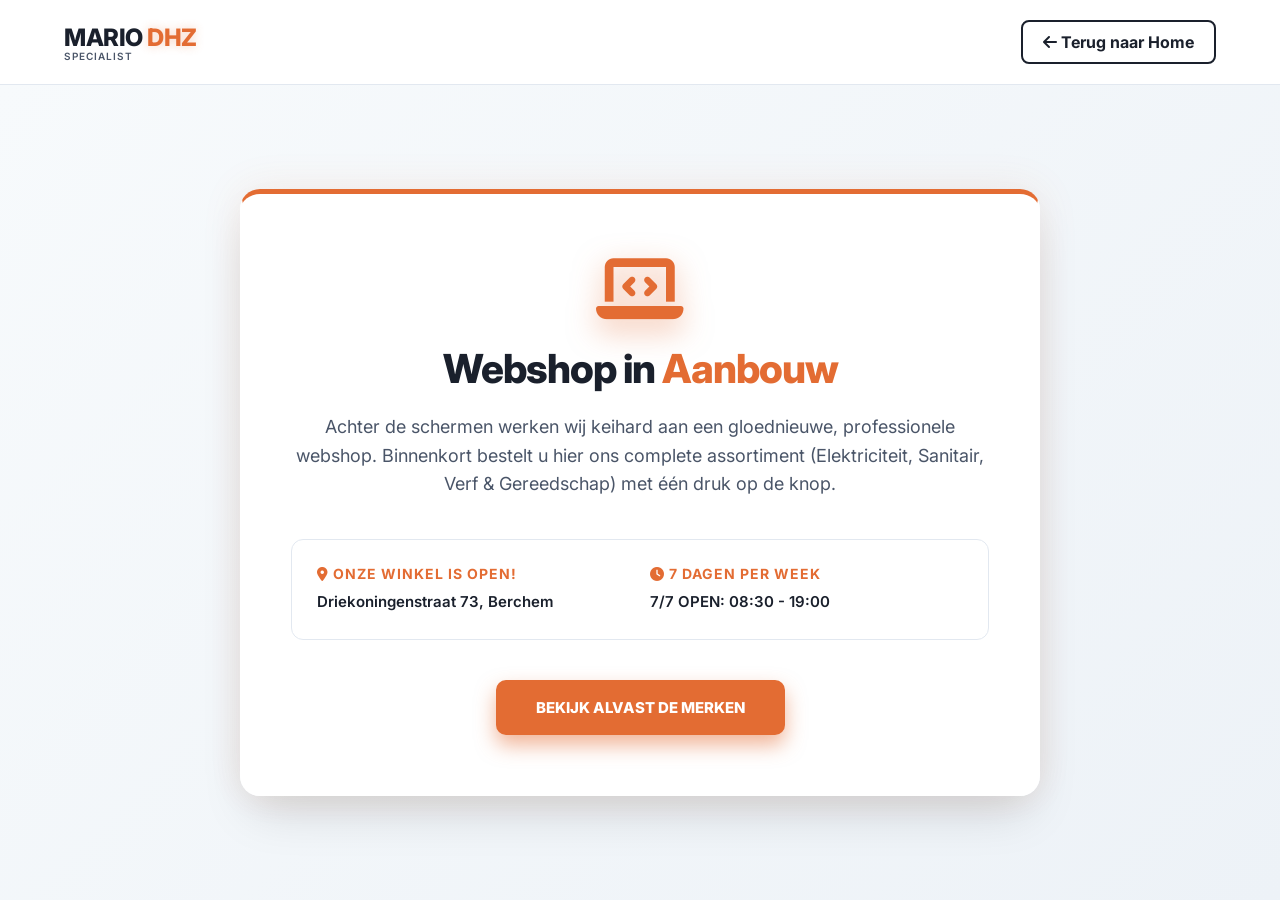
<file: webshop/index.html>
<!DOCTYPE html>
<html lang="nl">
<head>
    <meta charset="UTF-8">
    <meta name="viewport" content="width=device-width, initial-scale=1.0">
    <title>Webshop | Mario DHZ Specialist</title>
    
    <link href="https://fonts.googleapis.com/css2?family=Inter:wght@400;600;700;800&display=swap" rel="stylesheet">
    <link rel="stylesheet" href="https://cdnjs.cloudflare.com/ajax/libs/font-awesome/6.4.0/css/all.min.css">
    
    <style>
        :root {
            --mario-orange: #E36C33;
            --mario-orange-glow: rgba(227, 108, 51, 0.5);
            --mario-dark: #1A202C;
            --mario-grey: #4A5568;
            --mario-border: #E2E8F0;
        }

        * { margin: 0; padding: 0; box-sizing: border-box; font-family: 'Inter', sans-serif; }
        body { background-color: #F7FAFC; color: var(--mario-dark); display: flex; flex-direction: column; min-height: 100vh; }

        /* --- HEADER (Zelfde als home) --- */
        .main-header { display: flex; justify-content: space-between; align-items: center; padding: 20px 5%; background: white; border-bottom: 1px solid var(--mario-border); box-shadow: 0 4px 30px rgba(0,0,0,0.03); }
        .logo-box { display: flex; flex-direction: column; text-decoration: none; }
        .logo-top { font-size: 24px; font-weight: 800; color: var(--mario-dark); letter-spacing: -0.5px; }
        .logo-top span { color: var(--mario-orange); text-shadow: 0 0 10px rgba(227, 108, 51, 0.3); }
        .logo-sub { font-size: 10px; font-weight: 600; color: var(--mario-grey); letter-spacing: 1px; text-transform: uppercase; margin-top: -2px; }
        .btn-terug { background: transparent; border: 2px solid var(--mario-dark); color: var(--mario-dark); padding: 10px 20px; border-radius: 8px; font-weight: 700; text-decoration: none; transition: 0.3s; }
        .btn-terug:hover { background: var(--mario-dark); color: white; }

        /* --- WEBSHOP CONSTRUCTIE CONTAINER --- */
        .shop-wip-container { flex: 1; display: flex; align-items: center; justify-content: center; padding: 60px 20px; background: linear-gradient(135deg, #F7FAFC 0%, #EDF2F7 100%); position: relative; overflow: hidden; }
        
        .glass-card { background: rgba(255, 255, 255, 0.95); backdrop-filter: blur(20px); border: 1px solid rgba(255, 255, 255, 0.5); padding: 60px 50px; border-radius: 20px; box-shadow: 0 25px 50px -12px rgba(0, 0, 0, 0.15), 0 0 40px rgba(227, 108, 51, 0.1); max-width: 800px; width: 100%; text-align: center; position: relative; z-index: 2; border-top: 5px solid var(--mario-orange); }
        
        .wip-icon { font-size: 70px; color: var(--mario-orange); margin-bottom: 20px; filter: drop-shadow(0 10px 15px var(--mario-orange-glow)); animation: float 3s ease-in-out infinite; }
        @keyframes float { 0% { transform: translateY(0); } 50% { transform: translateY(-10px); } 100% { transform: translateY(0); } }

        .glass-card h1 { font-size: 40px; font-weight: 800; color: var(--mario-dark); margin-bottom: 20px; letter-spacing: -1px; }
        .glass-card h1 span { color: var(--mario-orange); }
        .glass-card p { font-size: 18px; color: var(--mario-grey); line-height: 1.6; margin-bottom: 40px; }

        /* Store info blok in de kaart */
        .store-info-grid { display: grid; grid-template-columns: 1fr 1fr; gap: 20px; text-align: left; background: var(--mario-light); padding: 25px; border-radius: 12px; border: 1px solid var(--mario-border); margin-bottom: 40px; }
        .info-item h4 { color: var(--mario-orange); font-size: 14px; text-transform: uppercase; margin-bottom: 8px; letter-spacing: 1px; }
        .info-item p { font-size: 15px; color: var(--mario-dark); font-weight: 600; margin-bottom: 0; display: flex; align-items: center; gap: 10px; }
        
        .btn-orange { background: var(--mario-orange); color: white; text-decoration: none; padding: 18px 40px; border-radius: 10px; font-weight: 800; font-size: 15px; text-transform: uppercase; display: inline-block; transition: 0.3s; box-shadow: 0 10px 20px var(--mario-orange-glow); }
        .btn-orange:hover { background: #CC5A2B; transform: translateY(-3px); box-shadow: 0 15px 25px rgba(227, 108, 51, 0.6); }

        @media (max-width: 768px) {
            .store-info-grid { grid-template-columns: 1fr; }
            .glass-card { padding: 40px 20px; }
            .glass-card h1 { font-size: 32px; }
        }
    </style>
</head>
<body>

    <header class="main-header">
        <a href="../index.html" class="logo-box">
            <div class="logo-top">MARIO <span>DHZ</span></div>
            <div class="logo-sub">Specialist</div>
        </a>
        <a href="../index.html" class="btn-terug"><i class="fas fa-arrow-left"></i> Terug naar Home</a>
    </header>

    <div class="shop-wip-container">
        <div class="glass-card">
            <i class="fas fa-laptop-code wip-icon"></i>
            <h1>Webshop in <span>Aanbouw</span></h1>
            <p>Achter de schermen werken wij keihard aan een gloednieuwe, professionele webshop. Binnenkort bestelt u hier ons complete assortiment (Elektriciteit, Sanitair, Verf & Gereedschap) met één druk op de knop.</p>
            
            <div class="store-info-grid">
                <div class="info-item">
                    <h4><i class="fas fa-map-marker-alt"></i> Onze Winkel is OPEN!</h4>
                    <p>Driekoningenstraat 73, Berchem</p>
                </div>
                <div class="info-item">
                    <h4><i class="fas fa-clock"></i> 7 Dagen Per Week</h4>
                    <p>7/7 OPEN: 08:30 - 19:00</p>
                </div>
            </div>

            <a href="../index.html#assortiment" class="btn-orange">Bekijk alvast de merken</a>
        </div>
    </div>

</body>
</html>
</file>
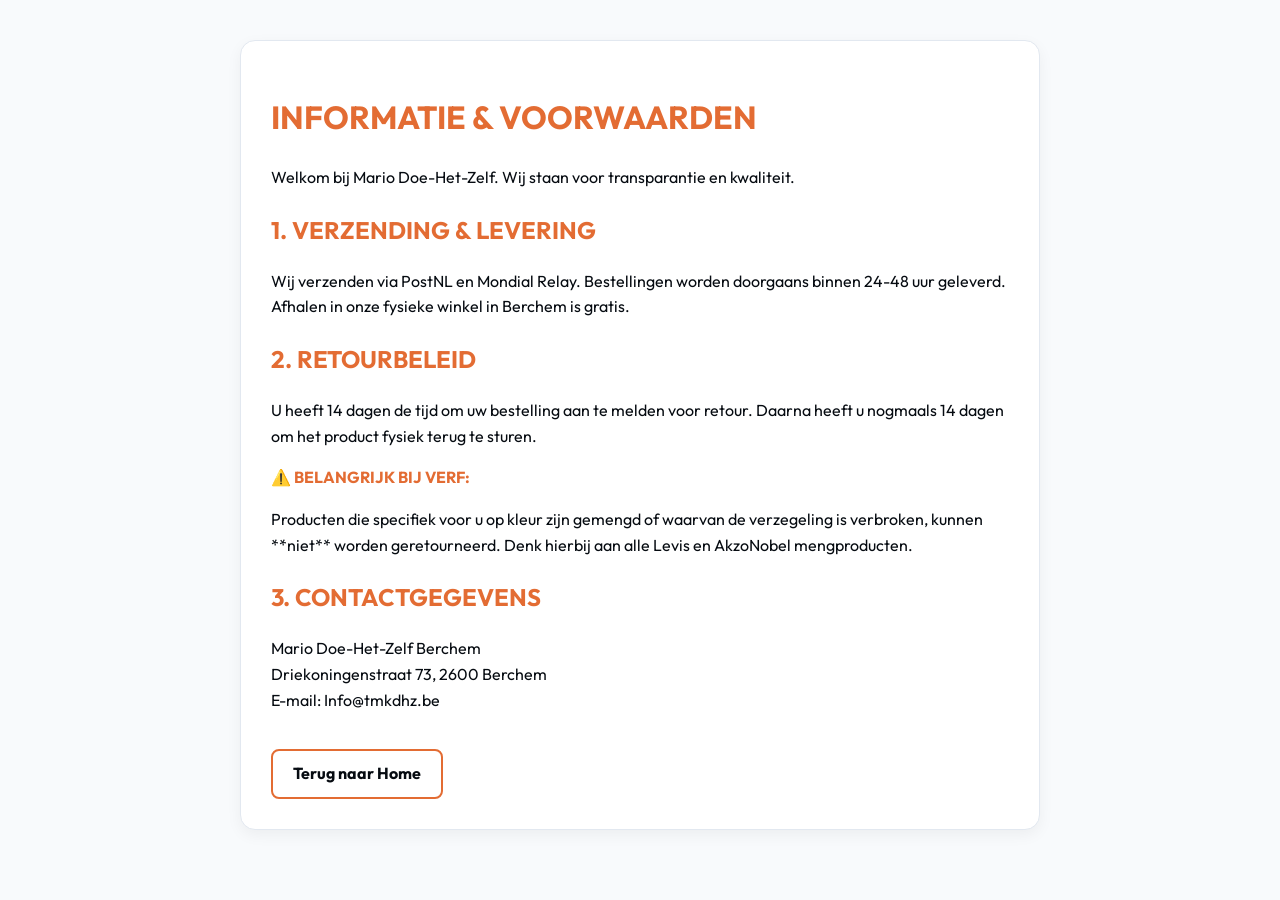
<file: voorwaarden.html>
<!DOCTYPE html>
<html lang="nl">
<head>
    <meta charset="UTF-8">
    <meta name="viewport" content="width=device-width, initial-scale=1.0">
    <title>Voorwaarden & Retour | Mario DHZ</title>
    <link href="https://fonts.googleapis.com/css2?family=Outfit:wght@300;400;700&display=swap" rel="stylesheet">
    <style>
        body { font-family: 'Outfit', sans-serif; line-height: 1.6; color: #060B11; max-width: 800px; margin: 0 auto; padding: 40px 20px; background: #F8FAFC; }
        h1, h2 { color: #E36C33; text-transform: uppercase; }
        .box { background: white; padding: 30px; border-radius: 15px; border: 1px solid #E2E8F0; box-shadow: 0 5px 15px rgba(0,0,0,0.05); }
        .highlight { color: #E36C33; font-weight: bold; }
        .btn-back { display: inline-block; margin-top: 20px; color: #060B11; text-decoration: none; font-weight: 700; border: 2px solid #E36C33; padding: 10px 20px; border-radius: 8px; }
    </style>
</head>
<body>
    <div class="box">
        <h1>Informatie & Voorwaarden</h1>
        <p>Welkom bij Mario Doe-Het-Zelf. Wij staan voor transparantie en kwaliteit.</p>
        
        <h2>1. Verzending & Levering</h2>
        <p>Wij verzenden via PostNL en Mondial Relay. Bestellingen worden doorgaans binnen 24-48 uur geleverd. Afhalen in onze fysieke winkel in Berchem is gratis.</p>

        <h2>2. Retourbeleid</h2>
        <p>U heeft 14 dagen de tijd om uw bestelling aan te melden voor retour. Daarna heeft u nogmaals 14 dagen om het product fysiek terug te sturen.</p>
        <p class="highlight">⚠️ BELANGRIJK BIJ VERF:</p>
        <p>Producten die specifiek voor u op kleur zijn gemengd of waarvan de verzegeling is verbroken, kunnen **niet** worden geretourneerd. Denk hierbij aan alle Levis en AkzoNobel mengproducten.</p>

        <h2>3. Contactgegevens</h2>
        <p>Mario Doe-Het-Zelf Berchem<br>Driekoningenstraat 73, 2600 Berchem<br>E-mail: Info@tmkdhz.be</p>
        
        <a href="index.html" class="btn-back">Terug naar Home</a>
    </div>
</body>
</html>
</file>
